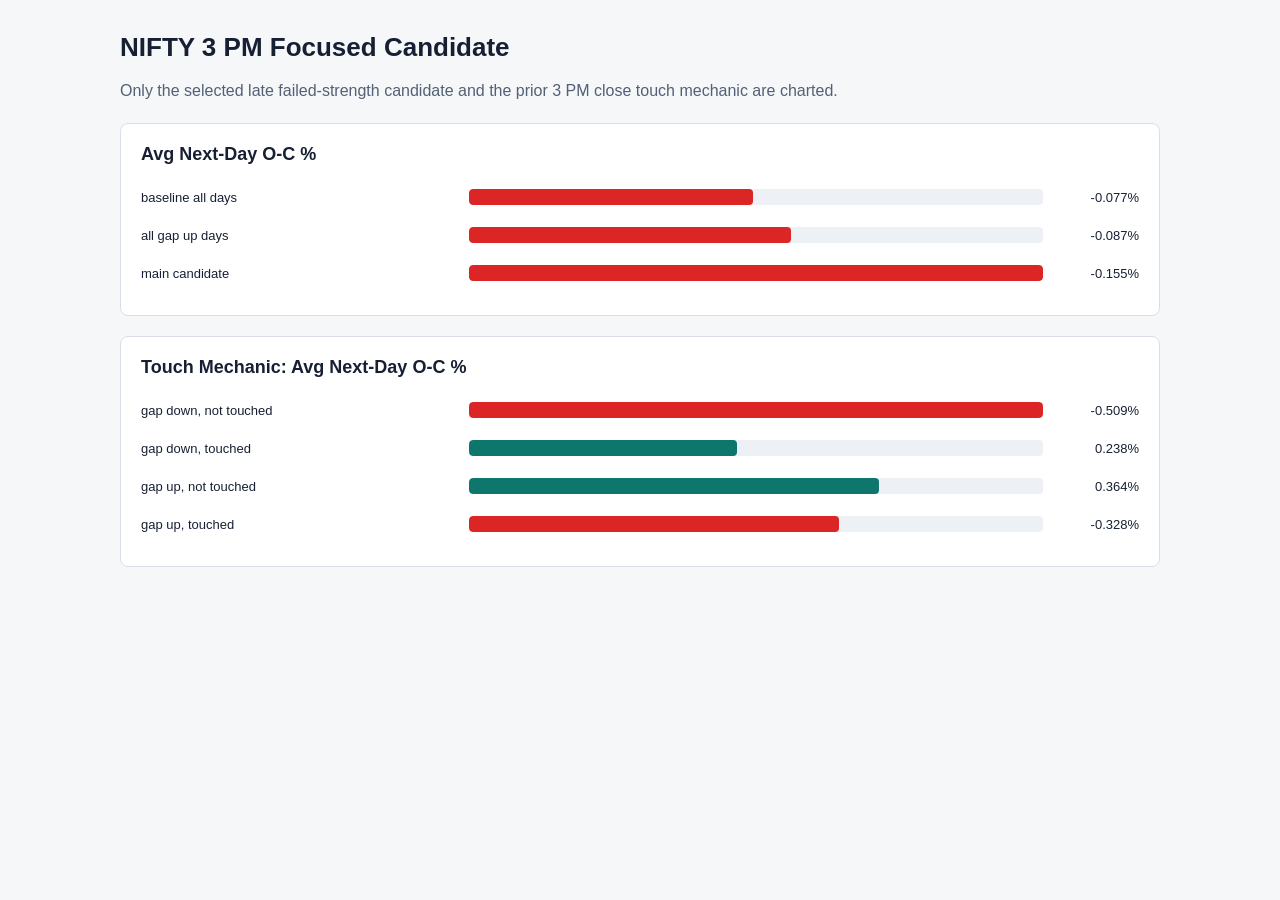
<file: data_quality_reports/summaries_v2/charts/v2_charts.html>
<!doctype html>
<html lang="en"><head><meta charset="utf-8"><title>NIFTY 3 PM Focused Candidate</title>
<style>
    body{margin:0;font-family:Arial,sans-serif;color:#172033;background:#f6f7f9}
    main{max-width:1040px;margin:0 auto;padding:32px 20px 48px}
    h1{margin:0 0 8px;font-size:26px;letter-spacing:0}
    h2{margin:0 0 16px;font-size:18px;letter-spacing:0}
    .note{color:#536075;line-height:1.5}
    .chart-section{background:#fff;border:1px solid #d9dee7;border-radius:8px;padding:20px;margin-top:20px}
    .bar-row{display:grid;grid-template-columns:minmax(220px,1.1fr) minmax(180px,2fr) 84px;gap:12px;align-items:center;min-height:32px;margin:6px 0}
    .bar-label{font-size:13px}.bar-track{height:16px;background:#edf0f5;border-radius:4px;overflow:hidden}
    .bar{height:100%;border-radius:4px}.bar-value{text-align:right;font-variant-numeric:tabular-nums;font-size:13px}
    @media (max-width:720px){.bar-row{grid-template-columns:1fr}.bar-value{text-align:left}}
    </style></head><body><main>
<h1>NIFTY 3 PM Focused Candidate</h1>
<p class="note">Only the selected late failed-strength candidate and the prior 3 PM close touch mechanic are charted.</p>

    <section class="chart-section">
      <h2>Avg Next-Day O-C %</h2>

            <div class="bar-row">
              <div class="bar-label">baseline all days</div>
              <div class="bar-track"><div class="bar" style="width:49.5%;background:#dc2626;"></div></div>
              <div class="bar-value">-0.077%</div>
            </div>
            <div class="bar-row">
              <div class="bar-label">all gap up days</div>
              <div class="bar-track"><div class="bar" style="width:56.1%;background:#dc2626;"></div></div>
              <div class="bar-value">-0.087%</div>
            </div>
            <div class="bar-row">
              <div class="bar-label">main candidate</div>
              <div class="bar-track"><div class="bar" style="width:100.0%;background:#dc2626;"></div></div>
              <div class="bar-value">-0.155%</div>
            </div>
    </section>

    <section class="chart-section">
      <h2>Touch Mechanic: Avg Next-Day O-C %</h2>

            <div class="bar-row">
              <div class="bar-label">gap down, not touched</div>
              <div class="bar-track"><div class="bar" style="width:100.0%;background:#dc2626;"></div></div>
              <div class="bar-value">-0.509%</div>
            </div>
            <div class="bar-row">
              <div class="bar-label">gap down, touched</div>
              <div class="bar-track"><div class="bar" style="width:46.7%;background:#0f766e;"></div></div>
              <div class="bar-value">0.238%</div>
            </div>
            <div class="bar-row">
              <div class="bar-label">gap up, not touched</div>
              <div class="bar-track"><div class="bar" style="width:71.5%;background:#0f766e;"></div></div>
              <div class="bar-value">0.364%</div>
            </div>
            <div class="bar-row">
              <div class="bar-label">gap up, touched</div>
              <div class="bar-track"><div class="bar" style="width:64.4%;background:#dc2626;"></div></div>
              <div class="bar-value">-0.328%</div>
            </div>
    </section>
</main></body></html>
</file>
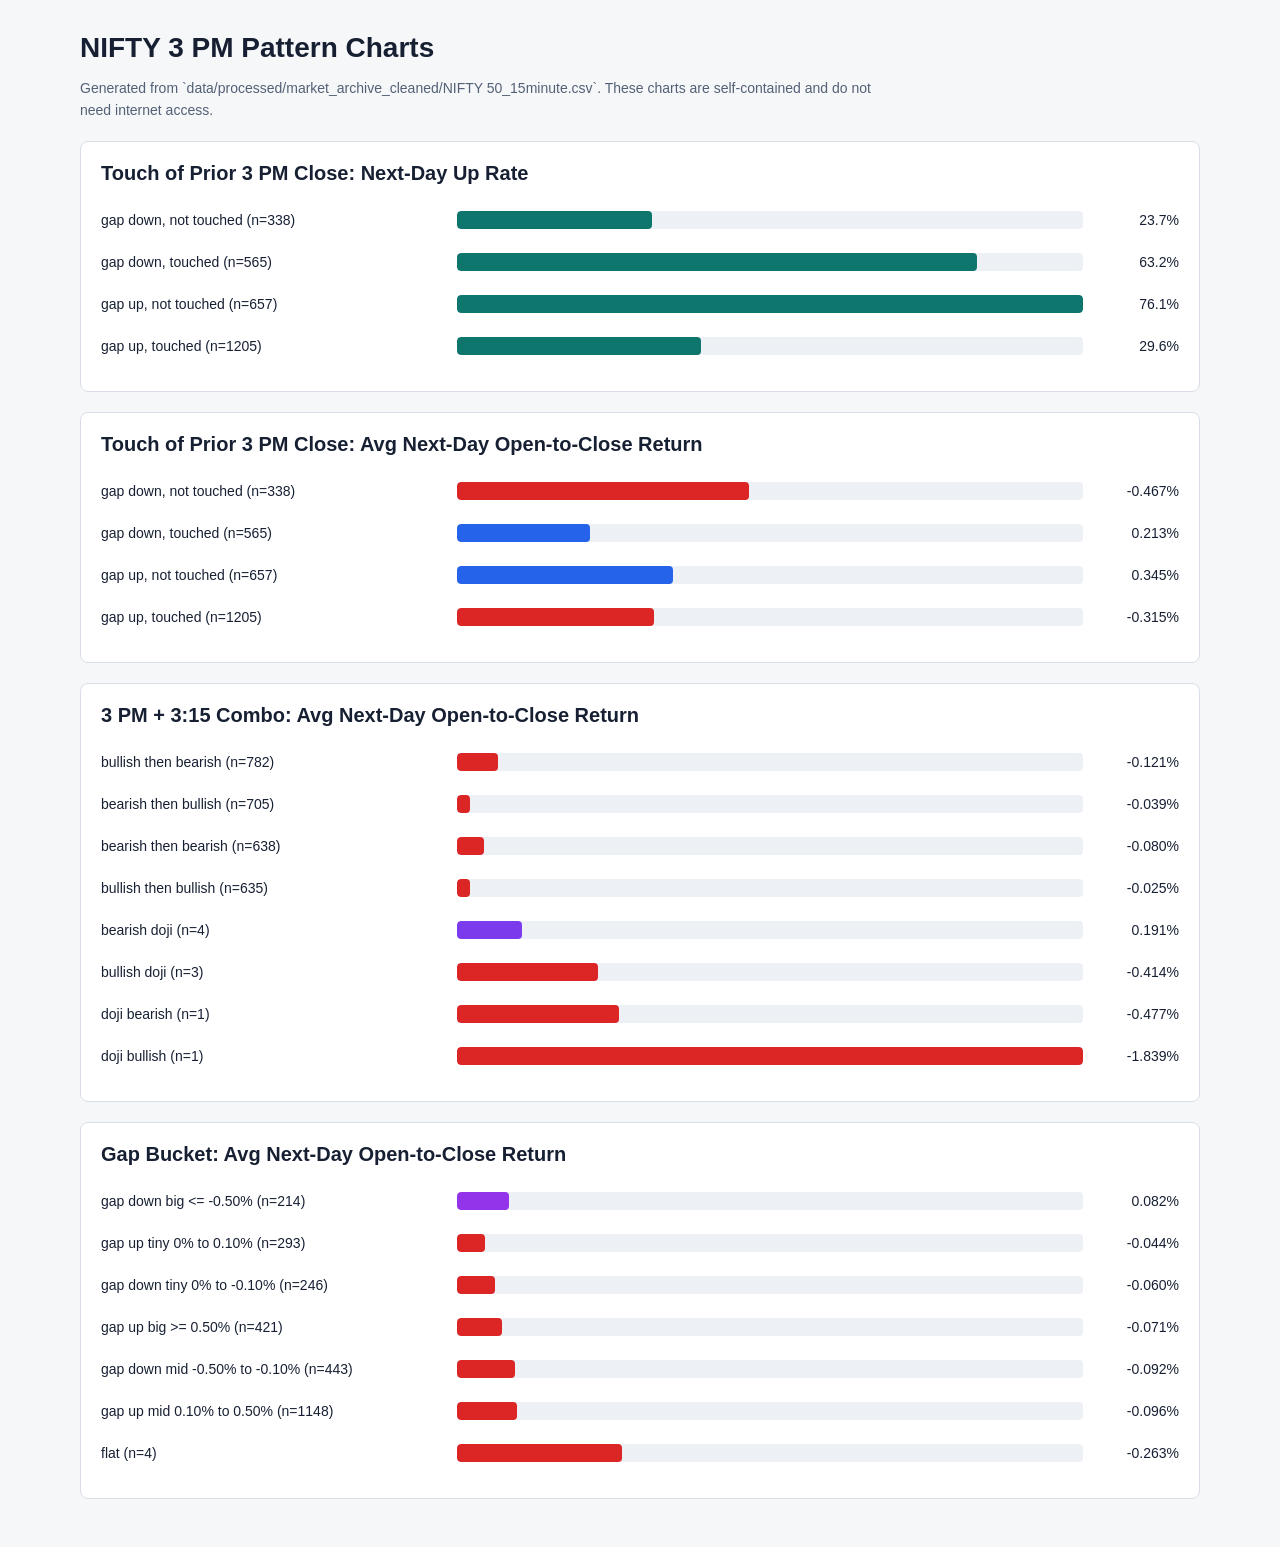
<file: reports/research/nifty_3pm/summaries/charts/nifty_3pm_charts.html>
<!doctype html>
<html lang="en">
<head>
  <meta charset="utf-8">
  <meta name="viewport" content="width=device-width, initial-scale=1">
  <title>NIFTY 3 PM Pattern Charts</title>
  <style>
    body {
      margin: 0;
      font-family: Arial, sans-serif;
      color: #172033;
      background: #f6f7f9;
    }
    main {
      max-width: 1120px;
      margin: 0 auto;
      padding: 32px 20px 48px;
    }
    h1 {
      margin: 0 0 8px;
      font-size: 28px;
      letter-spacing: 0;
    }
    h2 {
      margin: 0 0 18px;
      font-size: 20px;
      letter-spacing: 0;
    }
    p {
      max-width: 820px;
      line-height: 1.55;
    }
    .chart-section {
      background: #ffffff;
      border: 1px solid #d9dee7;
      border-radius: 8px;
      padding: 20px;
      margin-top: 20px;
    }
    .bar-row {
      display: grid;
      grid-template-columns: minmax(220px, 1.1fr) minmax(180px, 2fr) 84px;
      gap: 12px;
      align-items: center;
      min-height: 34px;
      margin: 8px 0;
    }
    .bar-label {
      font-size: 14px;
    }
    .bar-track {
      height: 18px;
      background: #edf0f5;
      border-radius: 4px;
      overflow: hidden;
    }
    .bar {
      height: 100%;
      border-radius: 4px;
    }
    .bar-value {
      text-align: right;
      font-variant-numeric: tabular-nums;
      font-size: 14px;
    }
    .note {
      color: #536075;
      font-size: 14px;
    }
    @media (max-width: 720px) {
      .bar-row {
        grid-template-columns: 1fr;
        gap: 6px;
      }
      .bar-value {
        text-align: left;
      }
    }
  </style>
</head>
<body>
  <main>
    <h1>NIFTY 3 PM Pattern Charts</h1>
    <p class="note">Generated from `data/processed/market_archive_cleaned/NIFTY 50_15minute.csv`. These charts are self-contained and do not need internet access.</p>
    
    <section class="chart-section">
      <h2>Touch of Prior 3 PM Close: Next-Day Up Rate</h2>
      
            <div class="bar-row">
              <div class="bar-label">gap down, not touched (n=338)</div>
              <div class="bar-track">
                <div class="bar" style="width:31.10%; background:#0f766e;"></div>
              </div>
              <div class="bar-value">23.7%</div>
            </div>
            
            <div class="bar-row">
              <div class="bar-label">gap down, touched (n=565)</div>
              <div class="bar-track">
                <div class="bar" style="width:83.03%; background:#0f766e;"></div>
              </div>
              <div class="bar-value">63.2%</div>
            </div>
            
            <div class="bar-row">
              <div class="bar-label">gap up, not touched (n=657)</div>
              <div class="bar-track">
                <div class="bar" style="width:100.00%; background:#0f766e;"></div>
              </div>
              <div class="bar-value">76.1%</div>
            </div>
            
            <div class="bar-row">
              <div class="bar-label">gap up, touched (n=1205)</div>
              <div class="bar-track">
                <div class="bar" style="width:38.93%; background:#0f766e;"></div>
              </div>
              <div class="bar-value">29.6%</div>
            </div>
            
    </section>
    
    
    <section class="chart-section">
      <h2>Touch of Prior 3 PM Close: Avg Next-Day Open-to-Close Return</h2>
      
            <div class="bar-row">
              <div class="bar-label">gap down, not touched (n=338)</div>
              <div class="bar-track">
                <div class="bar" style="width:46.69%; background:#dc2626;"></div>
              </div>
              <div class="bar-value">-0.467%</div>
            </div>
            
            <div class="bar-row">
              <div class="bar-label">gap down, touched (n=565)</div>
              <div class="bar-track">
                <div class="bar" style="width:21.27%; background:#2563eb;"></div>
              </div>
              <div class="bar-value">0.213%</div>
            </div>
            
            <div class="bar-row">
              <div class="bar-label">gap up, not touched (n=657)</div>
              <div class="bar-track">
                <div class="bar" style="width:34.55%; background:#2563eb;"></div>
              </div>
              <div class="bar-value">0.345%</div>
            </div>
            
            <div class="bar-row">
              <div class="bar-label">gap up, touched (n=1205)</div>
              <div class="bar-track">
                <div class="bar" style="width:31.52%; background:#dc2626;"></div>
              </div>
              <div class="bar-value">-0.315%</div>
            </div>
            
    </section>
    
    
    <section class="chart-section">
      <h2>3 PM + 3:15 Combo: Avg Next-Day Open-to-Close Return</h2>
      
            <div class="bar-row">
              <div class="bar-label">bullish then bearish (n=782)</div>
              <div class="bar-track">
                <div class="bar" style="width:6.57%; background:#dc2626;"></div>
              </div>
              <div class="bar-value">-0.121%</div>
            </div>
            
            <div class="bar-row">
              <div class="bar-label">bearish then bullish (n=705)</div>
              <div class="bar-track">
                <div class="bar" style="width:2.12%; background:#dc2626;"></div>
              </div>
              <div class="bar-value">-0.039%</div>
            </div>
            
            <div class="bar-row">
              <div class="bar-label">bearish then bearish (n=638)</div>
              <div class="bar-track">
                <div class="bar" style="width:4.32%; background:#dc2626;"></div>
              </div>
              <div class="bar-value">-0.080%</div>
            </div>
            
            <div class="bar-row">
              <div class="bar-label">bullish then bullish (n=635)</div>
              <div class="bar-track">
                <div class="bar" style="width:2.00%; background:#dc2626;"></div>
              </div>
              <div class="bar-value">-0.025%</div>
            </div>
            
            <div class="bar-row">
              <div class="bar-label">bearish doji (n=4)</div>
              <div class="bar-track">
                <div class="bar" style="width:10.41%; background:#7c3aed;"></div>
              </div>
              <div class="bar-value">0.191%</div>
            </div>
            
            <div class="bar-row">
              <div class="bar-label">bullish doji (n=3)</div>
              <div class="bar-track">
                <div class="bar" style="width:22.53%; background:#dc2626;"></div>
              </div>
              <div class="bar-value">-0.414%</div>
            </div>
            
            <div class="bar-row">
              <div class="bar-label">doji bearish (n=1)</div>
              <div class="bar-track">
                <div class="bar" style="width:25.92%; background:#dc2626;"></div>
              </div>
              <div class="bar-value">-0.477%</div>
            </div>
            
            <div class="bar-row">
              <div class="bar-label">doji bullish (n=1)</div>
              <div class="bar-track">
                <div class="bar" style="width:100.00%; background:#dc2626;"></div>
              </div>
              <div class="bar-value">-1.839%</div>
            </div>
            
    </section>
    
    
    <section class="chart-section">
      <h2>Gap Bucket: Avg Next-Day Open-to-Close Return</h2>
      
            <div class="bar-row">
              <div class="bar-label">gap down big &lt;= -0.50% (n=214)</div>
              <div class="bar-track">
                <div class="bar" style="width:8.24%; background:#9333ea;"></div>
              </div>
              <div class="bar-value">0.082%</div>
            </div>
            
            <div class="bar-row">
              <div class="bar-label">gap up tiny 0% to 0.10% (n=293)</div>
              <div class="bar-track">
                <div class="bar" style="width:4.41%; background:#dc2626;"></div>
              </div>
              <div class="bar-value">-0.044%</div>
            </div>
            
            <div class="bar-row">
              <div class="bar-label">gap down tiny 0% to -0.10% (n=246)</div>
              <div class="bar-track">
                <div class="bar" style="width:5.97%; background:#dc2626;"></div>
              </div>
              <div class="bar-value">-0.060%</div>
            </div>
            
            <div class="bar-row">
              <div class="bar-label">gap up big &gt;= 0.50% (n=421)</div>
              <div class="bar-track">
                <div class="bar" style="width:7.15%; background:#dc2626;"></div>
              </div>
              <div class="bar-value">-0.071%</div>
            </div>
            
            <div class="bar-row">
              <div class="bar-label">gap down mid -0.50% to -0.10% (n=443)</div>
              <div class="bar-track">
                <div class="bar" style="width:9.16%; background:#dc2626;"></div>
              </div>
              <div class="bar-value">-0.092%</div>
            </div>
            
            <div class="bar-row">
              <div class="bar-label">gap up mid 0.10% to 0.50% (n=1148)</div>
              <div class="bar-track">
                <div class="bar" style="width:9.56%; background:#dc2626;"></div>
              </div>
              <div class="bar-value">-0.096%</div>
            </div>
            
            <div class="bar-row">
              <div class="bar-label">flat (n=4)</div>
              <div class="bar-track">
                <div class="bar" style="width:26.29%; background:#dc2626;"></div>
              </div>
              <div class="bar-value">-0.263%</div>
            </div>
            
    </section>
    
  </main>
</body>
</html>
</file>
